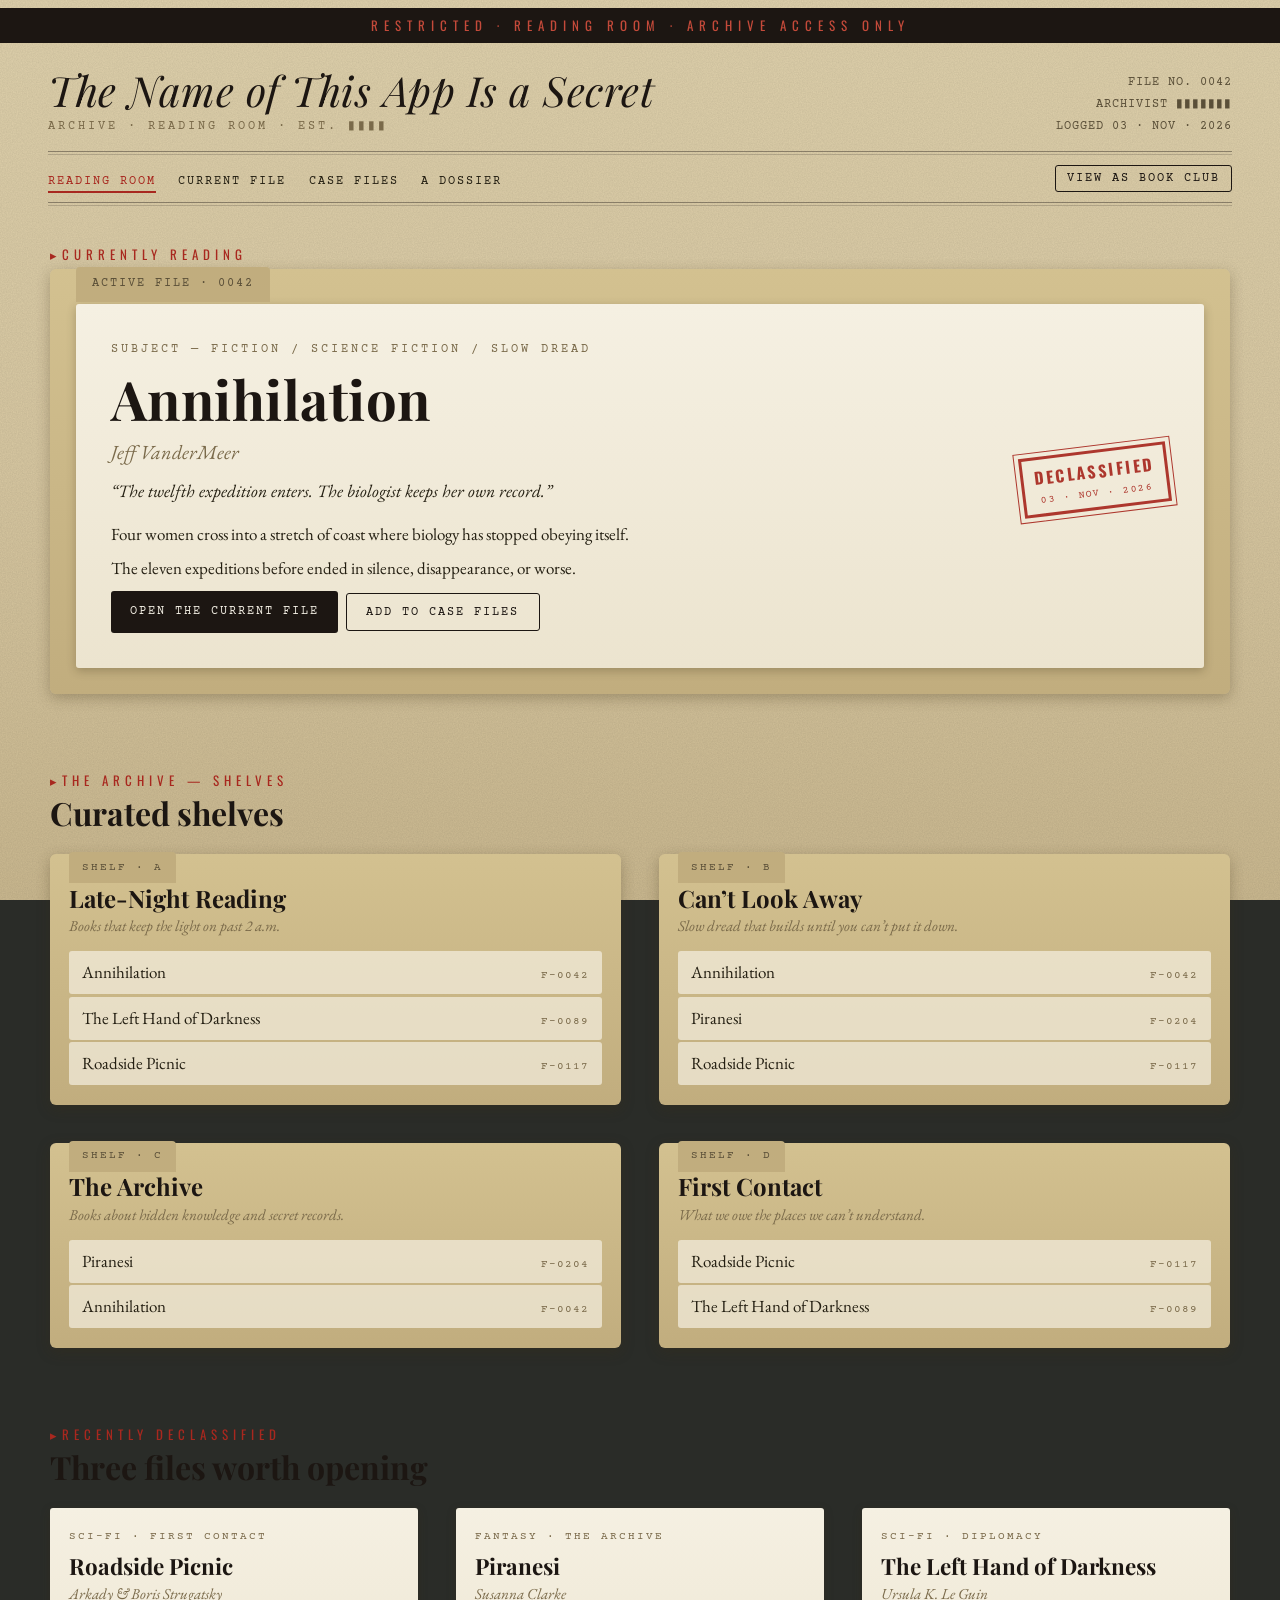
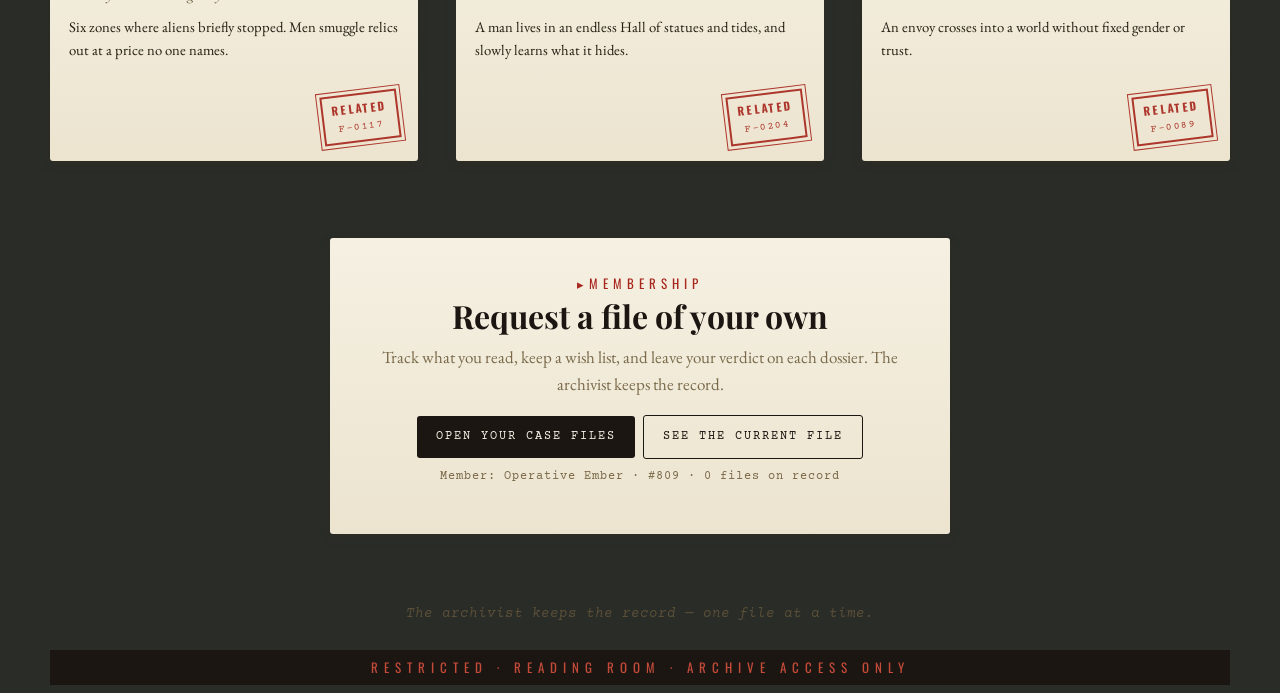
<file: index.html>
<!DOCTYPE html>
<html lang="en">
<head>
  <meta charset="UTF-8">
  <meta name="viewport" content="width=device-width, initial-scale=1.0">
  <title>The Name of This App Is a Secret — Reading Room</title>
  <meta name="description" content="A book club that happens to be secret. Thriller and science fiction, filed as classified dossiers.">
  <link rel="preconnect" href="https://fonts.googleapis.com">
  <link rel="preconnect" href="https://fonts.gstatic.com" crossorigin>
  <link href="https://fonts.googleapis.com/css2?family=EB+Garamond:ital,wght@0,400;0,500;1,400;1,500&family=Playfair+Display:ital,wght@0,400;0,700;1,400&family=Courier+Prime:wght@400;700&family=Oswald:wght@500;700&display=swap" rel="stylesheet">
  <link rel="stylesheet" href="css/style.css">
</head>
<body>
<div class="page">

  <!-- ===== HEADER (shared) ===== -->
  <header class="site-head">
    <div class="classification-banner secret-only">Restricted · Reading Room · Archive Access Only</div>

    <div class="masthead">
      <div>
        <h1>The Name of This App Is a Secret</h1>
        <p class="masthead-sub secret-only">Archive · Reading Room · Est. ▮▮▮▮</p>
        <p class="masthead-sub disguise-only">A book club for thriller &amp; science fiction readers</p>
      </div>
      <div class="control-block secret-only">
        <span>FILE NO. 0042</span>
        <span>ARCHIVIST ▮▮▮▮▮▮▮</span>
        <span>LOGGED 03 · NOV · 2026</span>
      </div>
    </div>
    <div class="rule-double"></div>

    <nav class="main-nav">
      <ul class="nav-links" id="navLinks">
        <li><a href="index.html" class="active">Reading Room</a></li>
        <li><a href="current.html">Current File</a></li>
        <li><a href="log.html">Case Files</a></li>
        <li><a href="dossier.html">A Dossier</a></li>
      </ul>
      <button class="reveal-toggle" id="revealToggle" aria-pressed="true">View as Book Club</button>
      <button class="nav-toggle" id="navToggle">Menu</button>
    </nav>
    <div class="rule-double"></div>
  </header>

  <!-- ===== HERO: CURRENT SELECTION PREVIEW ===== -->
  <section class="section container">
    <p class="section-label">Currently reading</p>
    <div class="folder">
      <div class="folder-tab secret-only">Active file · 0042</div>
      <div class="sheet">
        <div class="row between">
          <div style="flex:1;min-width:240px;">
            <div class="sheet-meta secret-only">Subject — fiction / science fiction / slow dread</div>
            <div class="disguise-only" style="font-family:var(--font-mono);font-size:.75rem;letter-spacing:2px;color:var(--sepia);text-transform:uppercase;margin-bottom:.6rem;">This month's pick</div>
            <h2 class="book-title">Annihilation</h2>
            <p class="book-author">Jeff VanderMeer</p>
            <p class="book-tagline">“The twelfth expedition enters. The biologist keeps her own record.”</p>
            <div class="book-brief">
              <p>Four women cross into a stretch of coast where biology has stopped obeying itself.</p>
              <p>The eleven expeditions before ended in silence, disappearance, or worse.</p>
            </div>
            <div class="status-row">
              <a class="btn" href="current.html">Open the current file</a>
              <button class="btn btn--ghost" data-add="0042" data-status="want">Add to case files</button>
            </div>
          </div>
          <div class="stamp stamp--declassified stamp-float secret-only">
            Declassified<span class="stamp-sub">03 · NOV · 2026</span>
          </div>
        </div>
      </div>
    </div>
  </section>

  <!-- ===== CURATED SHELVES ===== -->
  <section class="section container">
    <p class="section-label secret-only">The archive — shelves</p>
    <p class="section-label disguise-only" style="display:none">Browse by mood</p>
    <h2 class="mb">Curated shelves</h2>
    <div class="shelf-grid">
      <article class="shelf">
        <div class="shelf-tab secret-only">Shelf · A</div>
        <h3>Late-Night Reading</h3>
        <p class="shelf-sub">Books that keep the light on past 2 a.m.</p>
        <ul>
          <li><a href="dossier.html">Annihilation</a><span class="spine">F-0042</span></li>
          <li><a href="dossier.html?id=0089">The Left Hand of Darkness</a><span class="spine">F-0089</span></li>
          <li><a href="dossier.html?id=0117">Roadside Picnic</a><span class="spine">F-0117</span></li>
        </ul>
      </article>
      <article class="shelf">
        <div class="shelf-tab secret-only">Shelf · B</div>
        <h3>Can’t Look Away</h3>
        <p class="shelf-sub">Slow dread that builds until you can’t put it down.</p>
        <ul>
          <li><a href="dossier.html">Annihilation</a><span class="spine">F-0042</span></li>
          <li><a href="dossier.html?id=0204">Piranesi</a><span class="spine">F-0204</span></li>
          <li><a href="dossier.html?id=0117">Roadside Picnic</a><span class="spine">F-0117</span></li>
        </ul>
      </article>
      <article class="shelf">
        <div class="shelf-tab secret-only">Shelf · C</div>
        <h3>The Archive</h3>
        <p class="shelf-sub">Books about hidden knowledge and secret records.</p>
        <ul>
          <li><a href="dossier.html?id=0204">Piranesi</a><span class="spine">F-0204</span></li>
          <li><a href="dossier.html">Annihilation</a><span class="spine">F-0042</span></li>
        </ul>
      </article>
      <article class="shelf">
        <div class="shelf-tab secret-only">Shelf · D</div>
        <h3>First Contact</h3>
        <p class="shelf-sub">What we owe the places we can’t understand.</p>
        <ul>
          <li><a href="dossier.html?id=0117">Roadside Picnic</a><span class="spine">F-0117</span></li>
          <li><a href="dossier.html?id=0089">The Left Hand of Darkness</a><span class="spine">F-0089</span></li>
        </ul>
      </article>
    </div>
  </section>

  <!-- ===== RECENT DOSSIERS TEASER ===== -->
  <section class="section container">
    <p class="section-label">Recently declassified</p>
    <h2 class="mb">Three files worth opening</h2>
    <div class="related-grid">
      <a class="related-card" href="dossier.html">
        <div class="sheet">
          <div class="related-meta">Sci-fi · first contact</div>
          <h3>Roadside Picnic</h3>
          <p class="rel-author">Arkady &amp; Boris Strugatsky</p>
          <p class="rel-blurb">Six zones where aliens briefly stopped. Men smuggle relics out at a price no one names.</p>
          <span class="stamp stamp--related secret-only">Related<span class="stamp-sub">F-0117</span></span>
        </div>
      </a>
      <a class="related-card" href="dossier.html?id=0204">
        <div class="sheet">
          <div class="related-meta">Fantasy · the archive</div>
          <h3>Piranesi</h3>
          <p class="rel-author">Susanna Clarke</p>
          <p class="rel-blurb">A man lives in an endless Hall of statues and tides, and slowly learns what it hides.</p>
          <span class="stamp stamp--related secret-only">Related<span class="stamp-sub">F-0204</span></span>
        </div>
      </a>
      <a class="related-card" href="dossier.html?id=0089">
        <div class="sheet">
          <div class="related-meta">Sci-fi · diplomacy</div>
          <h3>The Left Hand of Darkness</h3>
          <p class="rel-author">Ursula K. Le Guin</p>
          <p class="rel-blurb">An envoy crosses into a world without fixed gender or trust.</p>
          <span class="stamp stamp--related secret-only">Related<span class="stamp-sub">F-0089</span></span>
        </div>
      </a>
    </div>
  </section>

  <!-- ===== REQUEST ACCESS / MEMBER ===== -->
  <section class="section container">
    <div class="sheet center" style="max-width:620px;margin:0 auto;">
      <p class="section-label secret-only">Membership</p>
      <p class="section-label disguise-only" style="display:none">Join the club</p>
      <h2 class="mb-sm">Request a file of your own</h2>
      <p class="muted">Track what you read, keep a wish list, and leave your verdict on each dossier. The archivist keeps the record.</p>
      <div class="status-row" style="justify-content:center;">
        <a class="btn" href="log.html">Open your case files</a>
        <a class="btn btn--ghost" href="current.html">See the current file</a>
      </div>
      <p class="mono muted mt-sm" style="font-size:.72rem;letter-spacing:1px;">
        Member: <span data-member-codename>—</span> · <span data-member-number>—</span> · <span data-case-count>0 files on record</span>
      </p>
    </div>
  </section>

  <!-- ===== FOOTER (shared) ===== -->
  <footer class="site-foot">
    <p class="foot-line">The archivist keeps the record — one file at a time.</p>
    <div class="classification-banner secret-only" style="max-width:1180px;margin:0 auto;">Restricted · Reading Room · Archive Access Only</div>
  </footer>

</div>
<script src="js/app.js"></script>
</body>
</html>
</file>
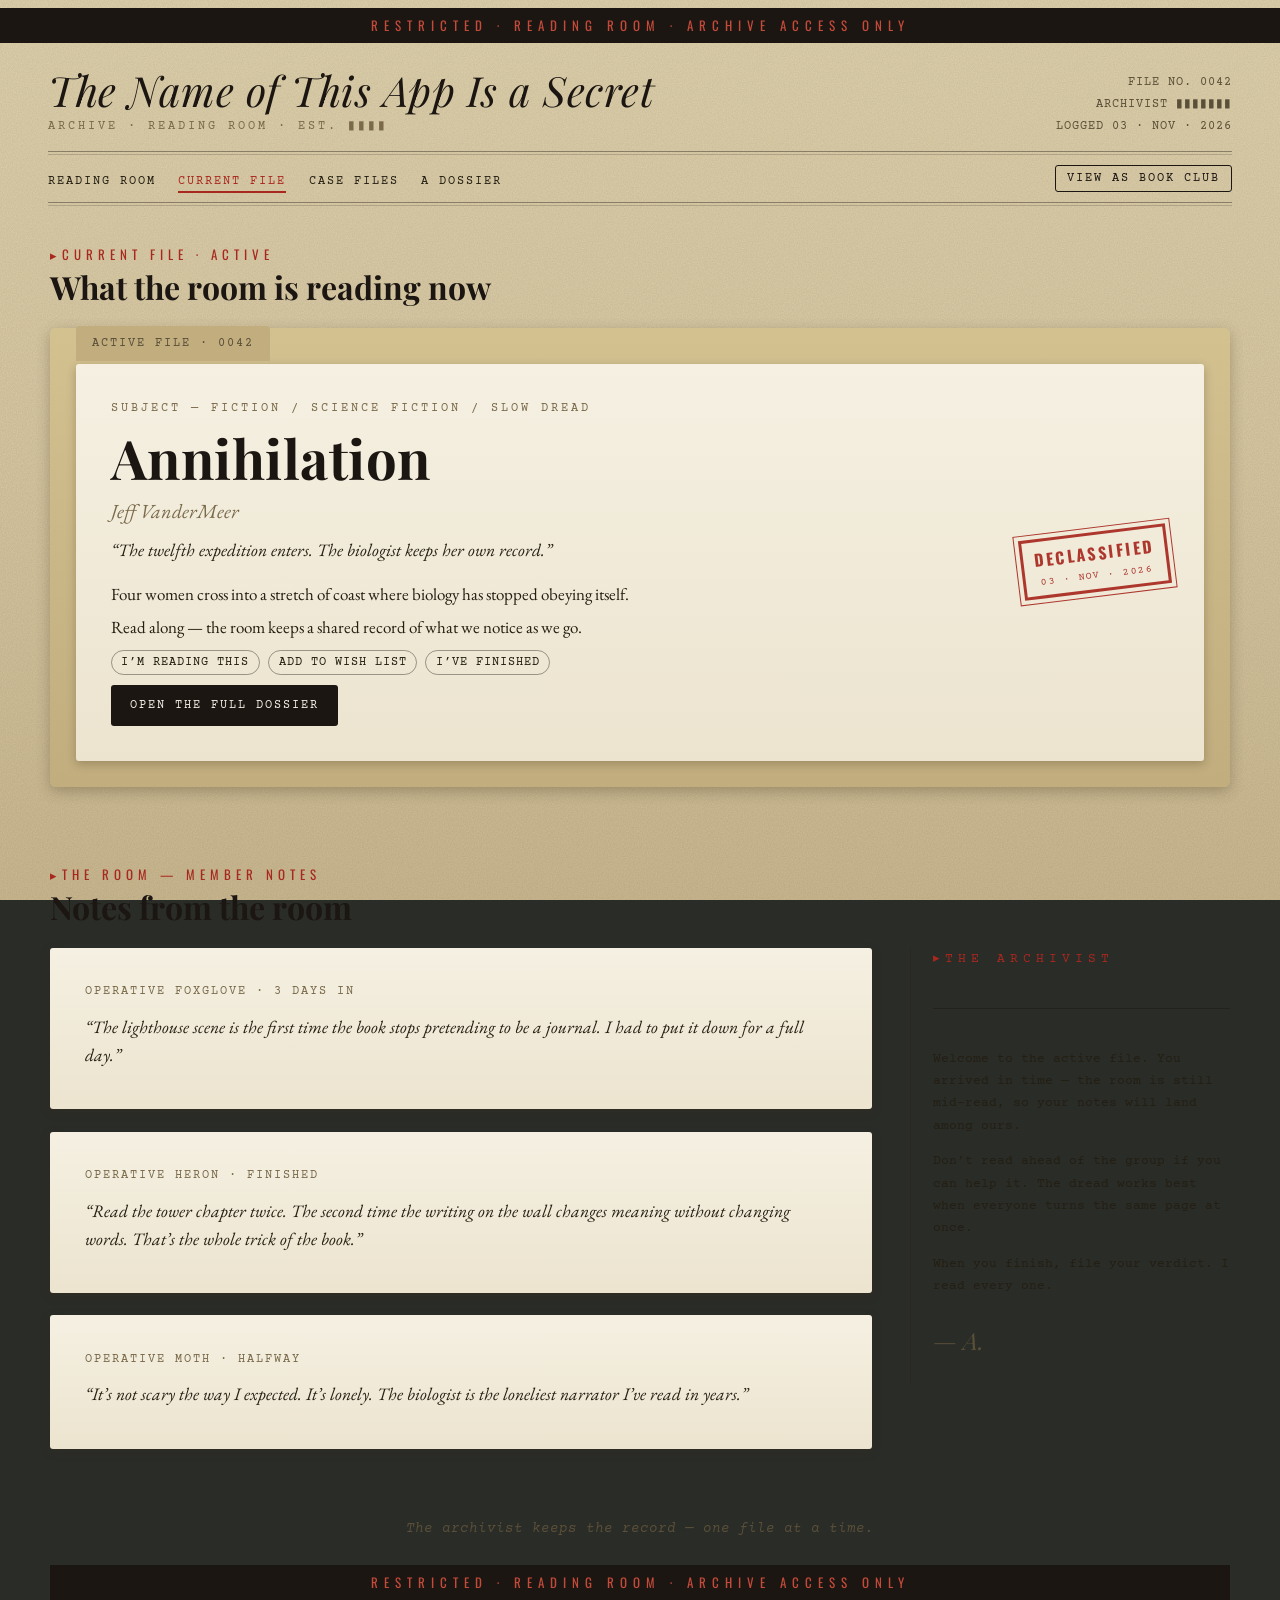
<file: current.html>
<!DOCTYPE html>
<html lang="en">
<head>
  <meta charset="UTF-8">
  <meta name="viewport" content="width=device-width, initial-scale=1.0">
  <title>Current File · The Name of This App Is a Secret</title>
  <meta name="description" content="The file the whole reading room is on right now.">
  <link rel="preconnect" href="https://fonts.googleapis.com">
  <link rel="preconnect" href="https://fonts.gstatic.com" crossorigin>
  <link href="https://fonts.googleapis.com/css2?family=EB+Garamond:ital,wght@0,400;0,500;1,400;1,500&family=Playfair+Display:ital,wght@0,400;0,700;1,400&family=Courier+Prime:wght@400;700&family=Oswald:wght@500;700&display=swap" rel="stylesheet">
  <link rel="stylesheet" href="css/style.css">
</head>
<body>
<div class="page">

  <!-- ===== HEADER (shared) ===== -->
  <header class="site-head">
    <div class="classification-banner secret-only">Restricted · Reading Room · Archive Access Only</div>
    <div class="masthead">
      <div>
        <h1>The Name of This App Is a Secret</h1>
        <p class="masthead-sub secret-only">Archive · Reading Room · Est. ▮▮▮▮</p>
        <p class="masthead-sub disguise-only">A book club for thriller &amp; science fiction readers</p>
      </div>
      <div class="control-block secret-only">
        <span>FILE NO. 0042</span>
        <span>ARCHIVIST ▮▮▮▮▮▮▮</span>
        <span>LOGGED 03 · NOV · 2026</span>
      </div>
    </div>
    <div class="rule-double"></div>
    <nav class="main-nav">
      <ul class="nav-links" id="navLinks">
        <li><a href="index.html">Reading Room</a></li>
        <li><a href="current.html" class="active">Current File</a></li>
        <li><a href="log.html">Case Files</a></li>
        <li><a href="dossier.html">A Dossier</a></li>
      </ul>
      <button class="reveal-toggle" id="revealToggle" aria-pressed="true">View as Book Club</button>
      <button class="nav-toggle" id="navToggle">Menu</button>
    </nav>
    <div class="rule-double"></div>
  </header>

  <!-- ===== CURRENT FILE ===== -->
  <section class="section container">
    <p class="section-label secret-only">Current file · active</p>
    <p class="section-label disguise-only" style="display:none">This month’s pick</p>
    <h2 class="mb">What the room is reading now</h2>

    <div class="folder">
      <div class="folder-tab secret-only">Active file · 0042</div>
      <div class="sheet" data-casefile="0042">
        <div class="row between">
          <div style="flex:1;min-width:240px;">
            <div class="sheet-meta secret-only">Subject — fiction / science fiction / slow dread</div>
            <div class="disguise-only" style="font-family:var(--font-mono);font-size:.75rem;letter-spacing:2px;color:var(--sepia);text-transform:uppercase;margin-bottom:.6rem;">Everyone in the club is on this one</div>
            <h2 class="book-title">Annihilation</h2>
            <p class="book-author">Jeff VanderMeer</p>
            <p class="book-tagline">“The twelfth expedition enters. The biologist keeps her own record.”</p>
            <div class="book-brief">
              <p>Four women cross into a stretch of coast where biology has stopped obeying itself.</p>
              <p>Read along — the room keeps a shared record of what we notice as we go.</p>
            </div>
            <div class="status-row">
              <button class="pill" data-status="reading">I’m reading this</button>
              <button class="pill" data-status="want">Add to wish list</button>
              <button class="pill" data-status="finished">I’ve finished</button>
            </div>
            <div class="status-row">
              <a class="btn" href="dossier.html">Open the full dossier</a>
              <span class="case-status muted" data-status-badge="0042"></span>
            </div>
          </div>
          <span class="stamp stamp--declassified secret-only">Declassified<span class="stamp-sub">03 · NOV · 2026</span></span>
        </div>
      </div>
    </div>
  </section>

  <!-- ===== MEMBER NOTES (seeded) ===== -->
  <section class="section container">
    <p class="section-label secret-only">The room — member notes</p>
    <p class="section-label disguise-only" style="display:none">What members are saying</p>
    <h2 class="mb">Notes from the room</h2>
    <div class="dossier-grid">
      <div class="dossier-main">
        <div class="sheet">
          <p class="mono muted" style="font-size:.72rem;letter-spacing:2px;text-transform:uppercase;">Operative Foxglove · 3 days in</p>
          <p class="italic" style="font-size:1.1rem;margin:.3rem 0;">“The lighthouse scene is the first time the book stops pretending to be a journal. I had to put it down for a full day.”</p>
        </div>
        <div class="sheet mt">
          <p class="mono muted" style="font-size:.72rem;letter-spacing:2px;text-transform:uppercase;">Operative Heron · finished</p>
          <p class="italic" style="font-size:1.1rem;margin:.3rem 0;">“Read the tower chapter twice. The second time the writing on the wall changes meaning without changing words. That’s the whole trick of the book.”</p>
        </div>
        <div class="sheet mt">
          <p class="mono muted" style="font-size:.72rem;letter-spacing:2px;text-transform:uppercase;">Operative Moth · halfway</p>
          <p class="italic" style="font-size:1.1rem;margin:.3rem 0;">“It’s not scary the way I expected. It’s lonely. The biologist is the loneliest narrator I’ve read in years.”</p>
        </div>
      </div>
      <aside class="marginalia secret-only">
        <p class="section-label">The archivist</p>
        <div class="divider"></div>
        <p>Welcome to the active file. You arrived in time — the room is still mid-read, so your notes will land among ours.</p>
        <p>Don’t read ahead of the group if you can help it. The dread works best when everyone turns the same page at once.</p>
        <p>When you finish, file your verdict. I read every one.</p>
        <p class="archivist-sig mt">— A.</p>
      </aside>
    </div>
  </section>

  <!-- ===== FOOTER (shared) ===== -->
  <footer class="site-foot">
    <p class="foot-line">The archivist keeps the record — one file at a time.</p>
    <div class="classification-banner secret-only" style="max-width:1180px;margin:0 auto;">Restricted · Reading Room · Archive Access Only</div>
  </footer>

</div>
<script src="js/app.js"></script>
</body>
</html>
</file>
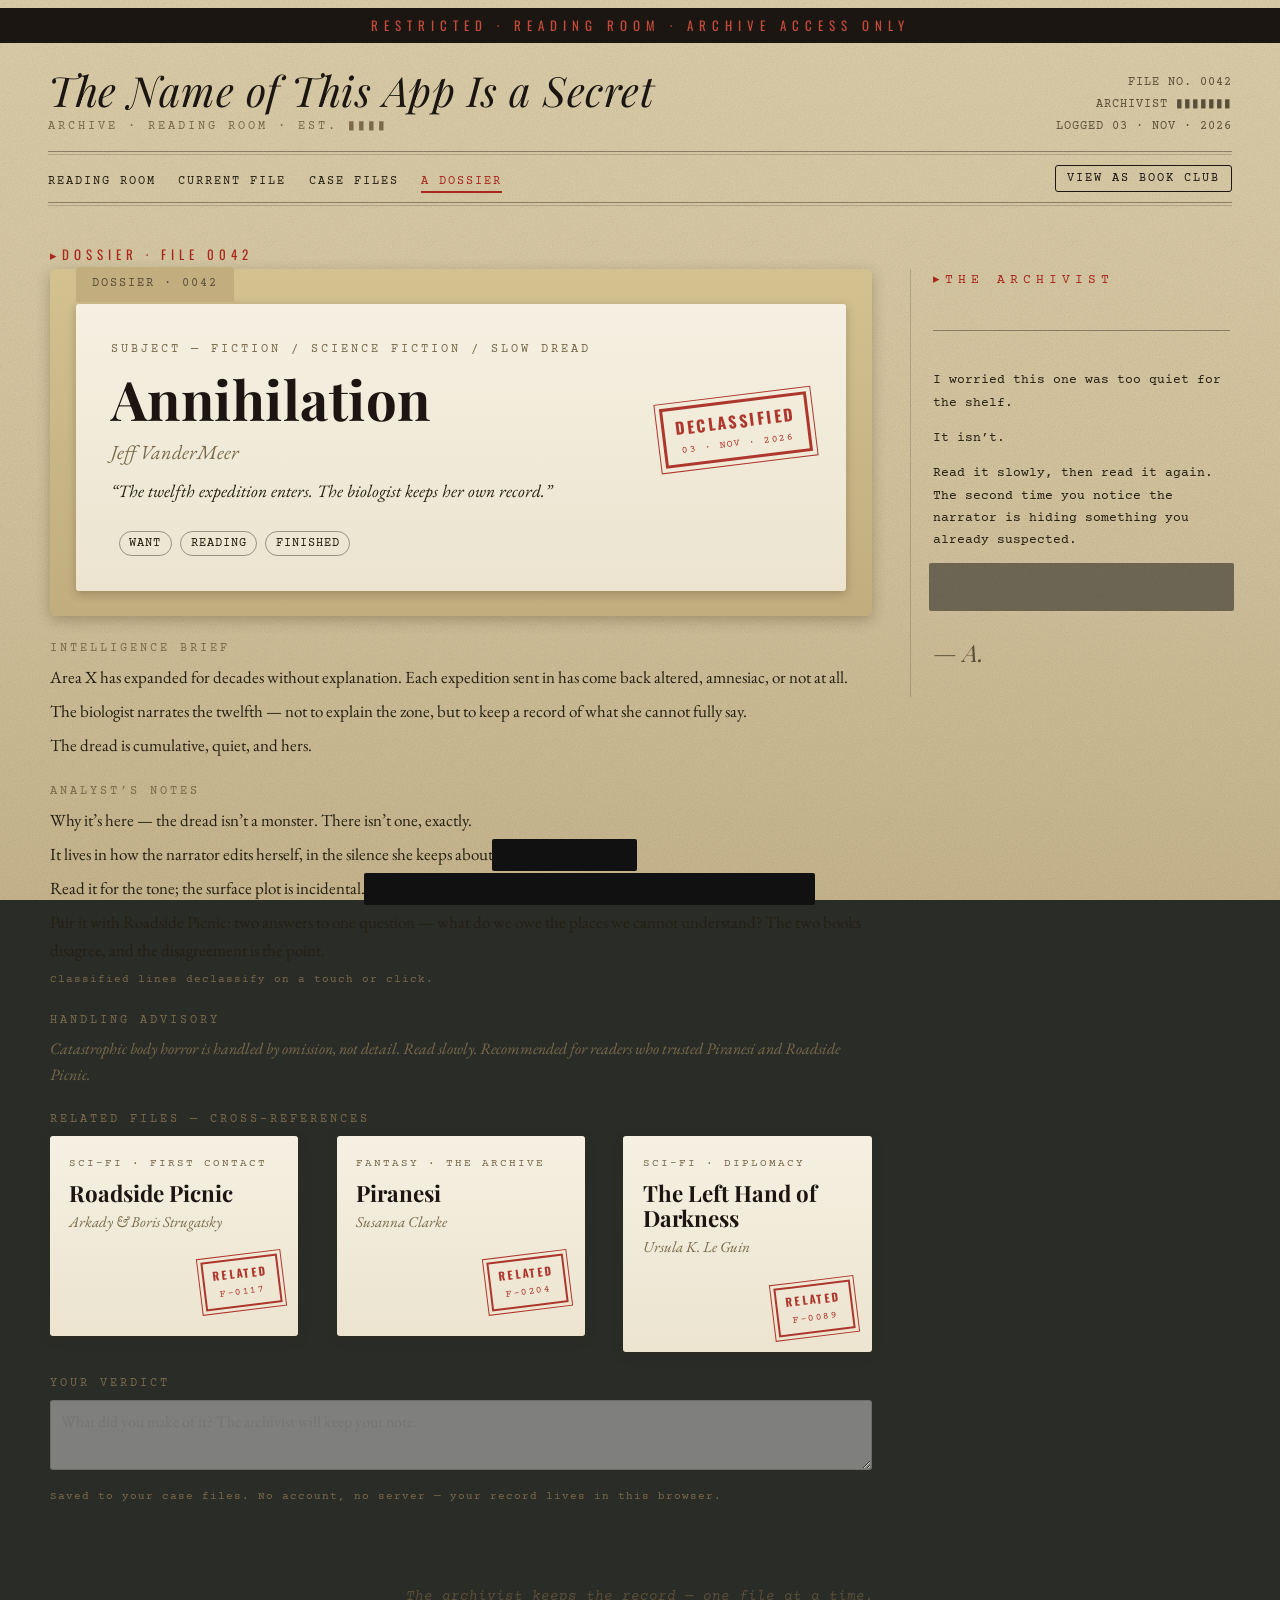
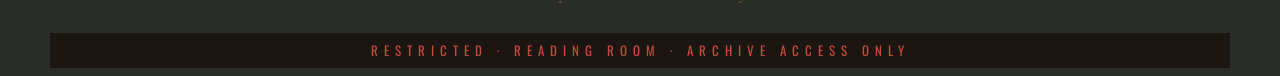
<file: dossier.html>
<!DOCTYPE html>
<html lang="en">
<head>
  <meta charset="UTF-8">
  <meta name="viewport" content="width=device-width, initial-scale=1.0">
  <title>Dossier — Annihilation · The Name of This App Is a Secret</title>
  <meta name="description" content="Dossier: a book recommendation filed as a classified case file.">
  <link rel="preconnect" href="https://fonts.googleapis.com">
  <link rel="preconnect" href="https://fonts.gstatic.com" crossorigin>
  <link href="https://fonts.googleapis.com/css2?family=EB+Garamond:ital,wght@0,400;0,500;1,400;1,500&family=Playfair+Display:ital,wght@0,400;0,700;1,400&family=Courier+Prime:wght@400;700&family=Oswald:wght@500;700&display=swap" rel="stylesheet">
  <link rel="stylesheet" href="css/style.css">
</head>
<body>
<div class="page">

  <!-- ===== HEADER (shared) ===== -->
  <header class="site-head">
    <div class="classification-banner secret-only">Restricted · Reading Room · Archive Access Only</div>
    <div class="masthead">
      <div>
        <h1>The Name of This App Is a Secret</h1>
        <p class="masthead-sub secret-only">Archive · Reading Room · Est. ▮▮▮▮</p>
        <p class="masthead-sub disguise-only">A book club for thriller &amp; science fiction readers</p>
      </div>
      <div class="control-block secret-only">
        <span>FILE NO. 0042</span>
        <span>ARCHIVIST ▮▮▮▮▮▮▮</span>
        <span>LOGGED 03 · NOV · 2026</span>
      </div>
    </div>
    <div class="rule-double"></div>
    <nav class="main-nav">
      <ul class="nav-links" id="navLinks">
        <li><a href="index.html">Reading Room</a></li>
        <li><a href="current.html">Current File</a></li>
        <li><a href="log.html">Case Files</a></li>
        <li><a href="dossier.html" class="active">A Dossier</a></li>
      </ul>
      <button class="reveal-toggle" id="revealToggle" aria-pressed="true">View as Book Club</button>
      <button class="nav-toggle" id="navToggle">Menu</button>
    </nav>
    <div class="rule-double"></div>
  </header>

  <!-- ===== DOSSIER ===== -->
  <section class="section container">
    <p class="section-label secret-only">Dossier · file 0042</p>
    <p class="section-label disguise-only" style="display:none">Book recommendation</p>

    <div class="dossier-grid">

      <!-- main column -->
      <div class="dossier-main">
        <div class="folder">
          <div class="folder-tab secret-only">Dossier · 0042</div>
          <div class="sheet" data-casefile="0042">
            <div class="row between">
              <div style="flex:1;min-width:200px;">
                <div class="sheet-meta secret-only">Subject — fiction / science fiction / slow dread</div>
                <div class="disguise-only" style="font-family:var(--font-mono);font-size:.75rem;letter-spacing:2px;color:var(--sepia);text-transform:uppercase;margin-bottom:.6rem;">A book worth your time</div>
                <h2 class="book-title">Annihilation</h2>
                <p class="book-author">Jeff VanderMeer</p>
                <p class="book-tagline">“The twelfth expedition enters. The biologist keeps her own record.”</p>
              </div>
              <span class="stamp stamp--declassified secret-only">Declassified<span class="stamp-sub">03 · NOV · 2026</span></span>
            </div>

            <!-- status -->
            <div class="status-row">
              <span class="case-status muted" data-status-badge="0042"></span>
              <button class="pill" data-status="want">Want</button>
              <button class="pill" data-status="reading">Reading</button>
              <button class="pill" data-status="finished">Finished</button>
            </div>
          </div>
        </div>

        <!-- intelligence brief -->
        <div class="mt">
          <p class="sub-label">Intelligence brief</p>
          <div class="brief">
            <p>Area X has expanded for decades without explanation. Each expedition sent in has come back altered, amnesiac, or not at all.</p>
            <p>The biologist narrates the twelfth — not to explain the zone, but to keep a record of what she cannot fully say.</p>
            <p>The dread is cumulative, quiet, and hers.</p>
          </div>
        </div>

        <!-- analyst's notes with redactions -->
        <div>
          <p class="sub-label">Analyst’s notes</p>
          <div class="brief">
            <p>Why it’s here — the dread isn’t a monster. There isn’t one, exactly.</p>
            <p>It lives in how the narrator edits herself, in the silence she keeps about
              <span class="redaction"><span class="redact-text">what she actually saw</span></span>.</p>
            <p>Read it for the tone; the surface plot is incidental.
              <span class="redaction"><span class="redact-text">The ending refuses to resolve, and that refusal is the recommendation</span></span>.</p>
            <p>Pair it with Roadside Picnic: two answers to one question — what do we owe the places we cannot understand? The two books disagree, and the disagreement is the point.</p>
          </div>
          <p class="redaction-hint">Classified lines declassify on a touch or click.</p>
        </div>

        <!-- handling advisory -->
        <div>
          <p class="sub-label">Handling advisory</p>
          <p class="italic muted" style="font-size:1rem;">Catastrophic body horror is handled by omission, not detail. Read slowly. Recommended for readers who trusted Piranesi and Roadside Picnic.</p>
        </div>

        <!-- related files -->
        <div class="mt">
          <p class="sub-label">Related files — cross-references</p>
          <div class="related-grid">
            <a class="related-card" href="dossier.html?id=0117">
              <div class="sheet">
                <div class="related-meta">Sci-fi · first contact</div>
                <h3>Roadside Picnic</h3>
                <p class="rel-author">Arkady &amp; Boris Strugatsky</p>
                <span class="stamp stamp--related secret-only">Related<span class="stamp-sub">F-0117</span></span>
              </div>
            </a>
            <a class="related-card" href="dossier.html?id=0204">
              <div class="sheet">
                <div class="related-meta">Fantasy · the archive</div>
                <h3>Piranesi</h3>
                <p class="rel-author">Susanna Clarke</p>
                <span class="stamp stamp--related secret-only">Related<span class="stamp-sub">F-0204</span></span>
              </div>
            </a>
            <a class="related-card" href="dossier.html?id=0089">
              <div class="sheet">
                <div class="related-meta">Sci-fi · diplomacy</div>
                <h3>The Left Hand of Darkness</h3>
                <p class="rel-author">Ursula K. Le Guin</p>
                <span class="stamp stamp--related secret-only">Related<span class="stamp-sub">F-0089</span></span>
              </div>
            </a>
          </div>
        </div>

        <!-- your verdict -->
        <div class="verdict" data-casefile="0042">
          <p class="sub-label">Your verdict</p>
          <textarea data-verdict placeholder="What did you make of it? The archivist will keep your note."></textarea>
          <p class="redaction-hint mt-sm">Saved to your case files. No account, no server — your record lives in this browser.</p>
        </div>
      </div>

      <!-- marginalia -->
      <aside class="marginalia secret-only">
        <p class="section-label">The archivist</p>
        <div class="divider"></div>
        <p>I worried this one was too quiet for the shelf.</p>
        <p>It isn’t.</p>
        <p>Read it slowly, then read it again. The second time you notice the narrator is hiding something you already suspected.</p>
        <p style="opacity:.5;"><span class="redaction"><span class="redact-text">A deeper note is filed under your name. It will clear when ready.</span></span></p>
        <p class="archivist-sig mt">— A.</p>
      </aside>

    </div>
  </section>

  <!-- ===== FOOTER (shared) ===== -->
  <footer class="site-foot">
    <p class="foot-line">The archivist keeps the record — one file at a time.</p>
    <div class="classification-banner secret-only" style="max-width:1180px;margin:0 auto;">Restricted · Reading Room · Archive Access Only</div>
  </footer>

</div>
<script src="js/app.js"></script>
</body>
</html>
</file>
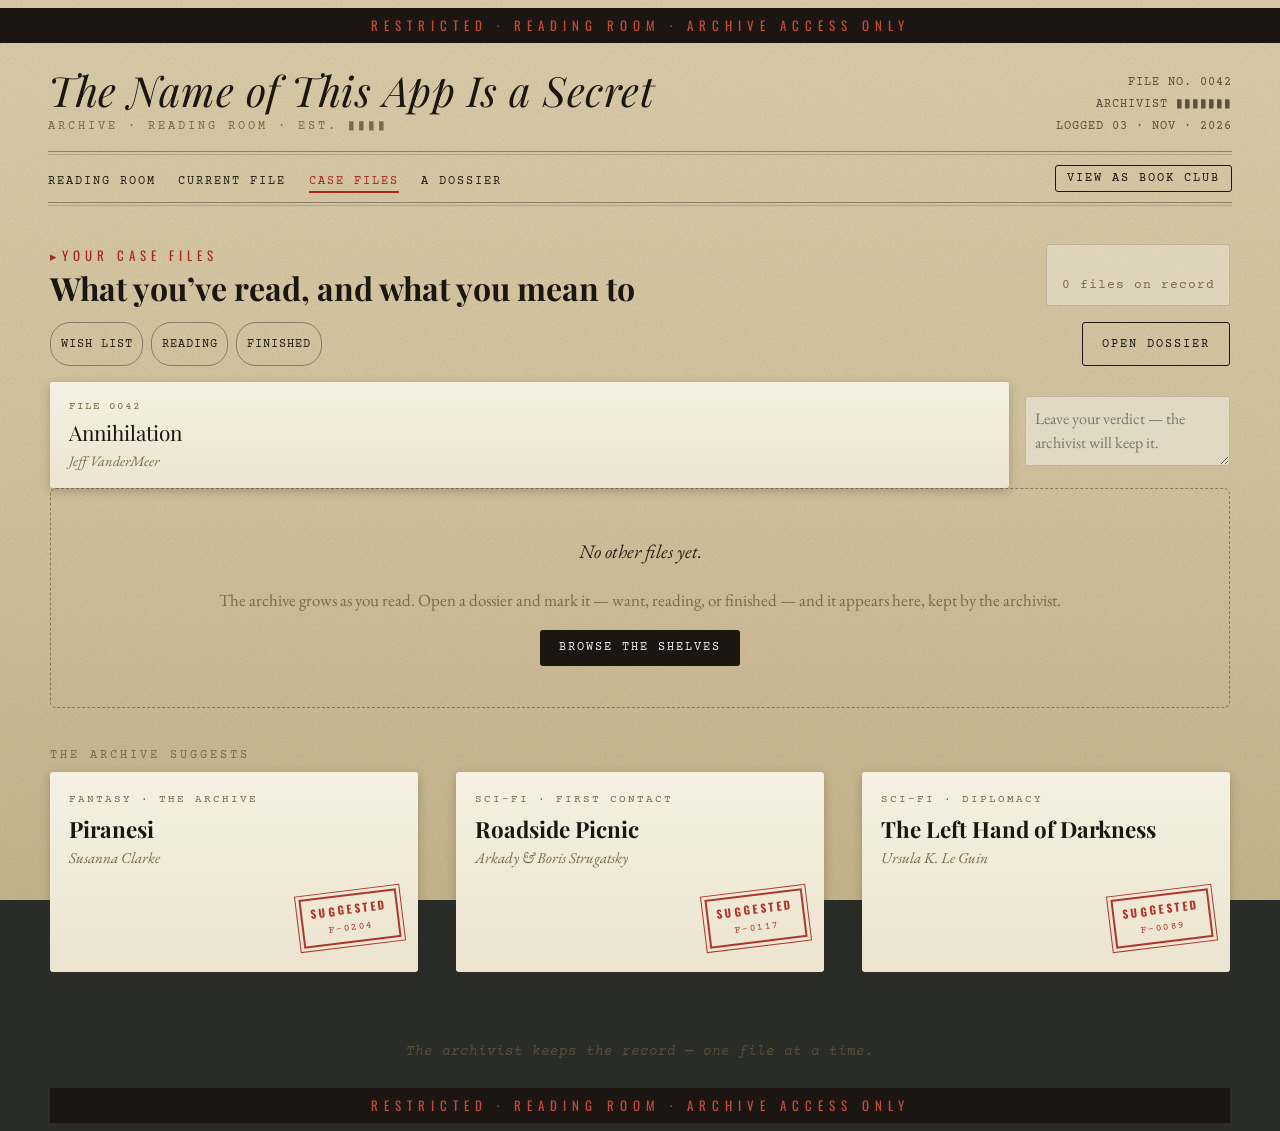
<file: log.html>
<!DOCTYPE html>
<html lang="en">
<head>
  <meta charset="UTF-8">
  <meta name="viewport" content="width=device-width, initial-scale=1.0">
  <title>Case Files · The Name of This App Is a Secret</title>
  <meta name="description" content="Your case files — a reading log and wish list kept by the archivist.">
  <link rel="preconnect" href="https://fonts.googleapis.com">
  <link rel="preconnect" href="https://fonts.gstatic.com" crossorigin>
  <link href="https://fonts.googleapis.com/css2?family=EB+Garamond:ital,wght@0,400;0,500;1,400;1,500&family=Playfair+Display:ital,wght@0,400;0,700;1,400&family=Courier+Prime:wght@400;700&family=Oswald:wght@500;700&display=swap" rel="stylesheet">
  <link rel="stylesheet" href="css/style.css">
</head>
<body>
<div class="page">

  <!-- ===== HEADER (shared) ===== -->
  <header class="site-head">
    <div class="classification-banner secret-only">Restricted · Reading Room · Archive Access Only</div>
    <div class="masthead">
      <div>
        <h1>The Name of This App Is a Secret</h1>
        <p class="masthead-sub secret-only">Archive · Reading Room · Est. ▮▮▮▮</p>
        <p class="masthead-sub disguise-only">A book club for thriller &amp; science fiction readers</p>
      </div>
      <div class="control-block secret-only">
        <span>FILE NO. 0042</span>
        <span>ARCHIVIST ▮▮▮▮▮▮▮</span>
        <span>LOGGED 03 · NOV · 2026</span>
      </div>
    </div>
    <div class="rule-double"></div>
    <nav class="main-nav">
      <ul class="nav-links" id="navLinks">
        <li><a href="index.html">Reading Room</a></li>
        <li><a href="current.html">Current File</a></li>
        <li><a href="log.html" class="active">Case Files</a></li>
        <li><a href="dossier.html">A Dossier</a></li>
      </ul>
      <button class="reveal-toggle" id="revealToggle" aria-pressed="true">View as Book Club</button>
      <button class="nav-toggle" id="navToggle">Menu</button>
    </nav>
    <div class="rule-double"></div>
  </header>

  <!-- ===== CASE FILES ===== -->
  <section class="section container">
    <div class="log-head">
      <div>
        <p class="section-label secret-only">Your case files</p>
        <p class="section-label disguise-only" style="display:none">Your reading log</p>
        <h2>What you’ve read, and what you mean to</h2>
      </div>
      <div class="member-id">
        <strong data-member-codename>—</strong>
        <span data-member-number>—</span><br>
        <span data-case-count>0 files on record</span>
      </div>
    </div>

    <!-- seed a starter entry so the log isn't empty on first view -->
    <div class="filter-row" data-casefile="0042">
      <button class="pill" data-status="want">Wish list</button>
      <button class="pill" data-status="reading">Reading</button>
      <button class="pill" data-status="finished">Finished</button>
      <a class="btn btn--ghost" href="dossier.html" style="margin-left:auto;">Open dossier</a>
    </div>

    <article class="case-card" data-casefile="0042" style="margin-top:1rem;">
      <div class="sheet">
        <div>
          <div class="case-meta">File 0042</div>
          <a class="case-title" href="dossier.html">Annihilation</a>
          <div class="case-author">Jeff VanderMeer</div>
          <div class="case-status" data-status-badge="0042"></div>
        </div>
      </div>
      <div class="verdict" style="margin:0;width:100%;">
        <textarea data-verdict placeholder="Leave your verdict — the archivist will keep it."></textarea>
      </div>
    </article>

    <div class="case-list" id="caseList"></div>

    <div class="empty-state hidden" id="caseEmpty">
      <p class="italic">No other files yet.</p>
      <p>The archive grows as you read. Open a dossier and mark it — want, reading, or finished — and it appears here, kept by the archivist.</p>
      <a class="btn mt-sm" href="index.html">Browse the shelves</a>
    </div>

    <!-- suggested next reads -->
    <div class="mt-lg">
      <p class="sub-label">The archive suggests</p>
      <div class="related-grid">
        <a class="related-card" href="dossier.html?id=0204">
          <div class="sheet">
            <div class="related-meta">Fantasy · the archive</div>
            <h3>Piranesi</h3>
            <p class="rel-author">Susanna Clarke</p>
            <span class="stamp stamp--related secret-only">Suggested<span class="stamp-sub">F-0204</span></span>
          </div>
        </a>
        <a class="related-card" href="dossier.html?id=0117">
          <div class="sheet">
            <div class="related-meta">Sci-fi · first contact</div>
            <h3>Roadside Picnic</h3>
            <p class="rel-author">Arkady &amp; Boris Strugatsky</p>
            <span class="stamp stamp--related secret-only">Suggested<span class="stamp-sub">F-0117</span></span>
          </div>
        </a>
        <a class="related-card" href="dossier.html?id=0089">
          <div class="sheet">
            <div class="related-meta">Sci-fi · diplomacy</div>
            <h3>The Left Hand of Darkness</h3>
            <p class="rel-author">Ursula K. Le Guin</p>
            <span class="stamp stamp--related secret-only">Suggested<span class="stamp-sub">F-0089</span></span>
          </div>
        </a>
      </div>
    </div>
  </section>

  <!-- ===== FOOTER (shared) ===== -->
  <footer class="site-foot">
    <p class="foot-line">The archivist keeps the record — one file at a time.</p>
    <div class="classification-banner secret-only" style="max-width:1180px;margin:0 auto;">Restricted · Reading Room · Archive Access Only</div>
  </footer>

</div>
<script src="js/app.js"></script>
</body>
</html>
</file>
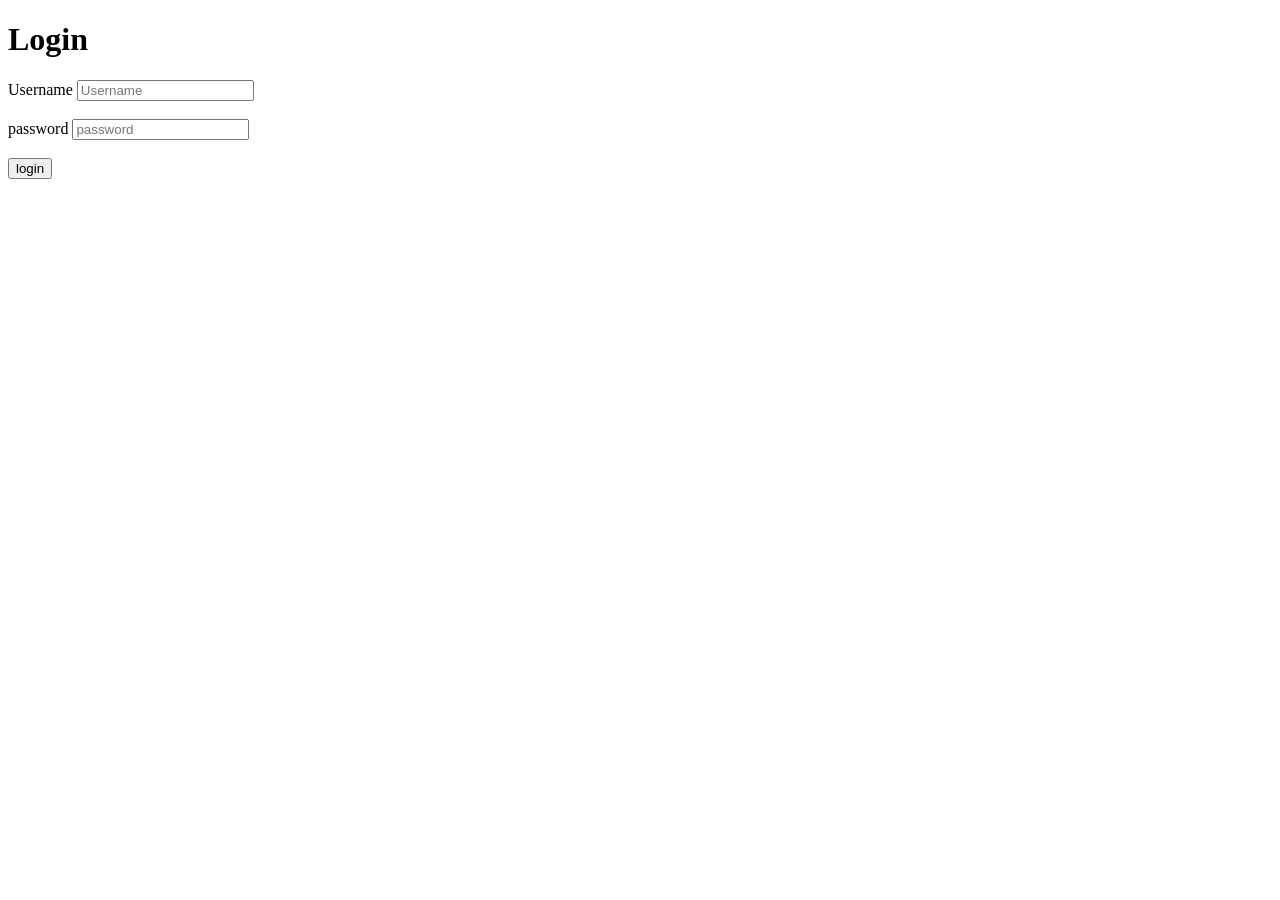
<file: login.html>
<!DOCTYPE html>
<html lang="en">
<head>
    <meta charset="UTF-8">
    <meta name="viewport" content="width=device-width, initial-scale=1.0">
    <title>login<link rel="stylesheet" href="index.html"></title>
    <link rel="stylesheet" href="index.html">
</head>
<body>
    <h1>Login</h1>
    <label>Username</label>
    
    <input type="text" placeholder="Username">

    <br><br>
    <label>password</label>
    <input type="password" placeholder="password" id="">

    <br><br>
    <button>login</button>
    
    
</body>
</html>
</file>
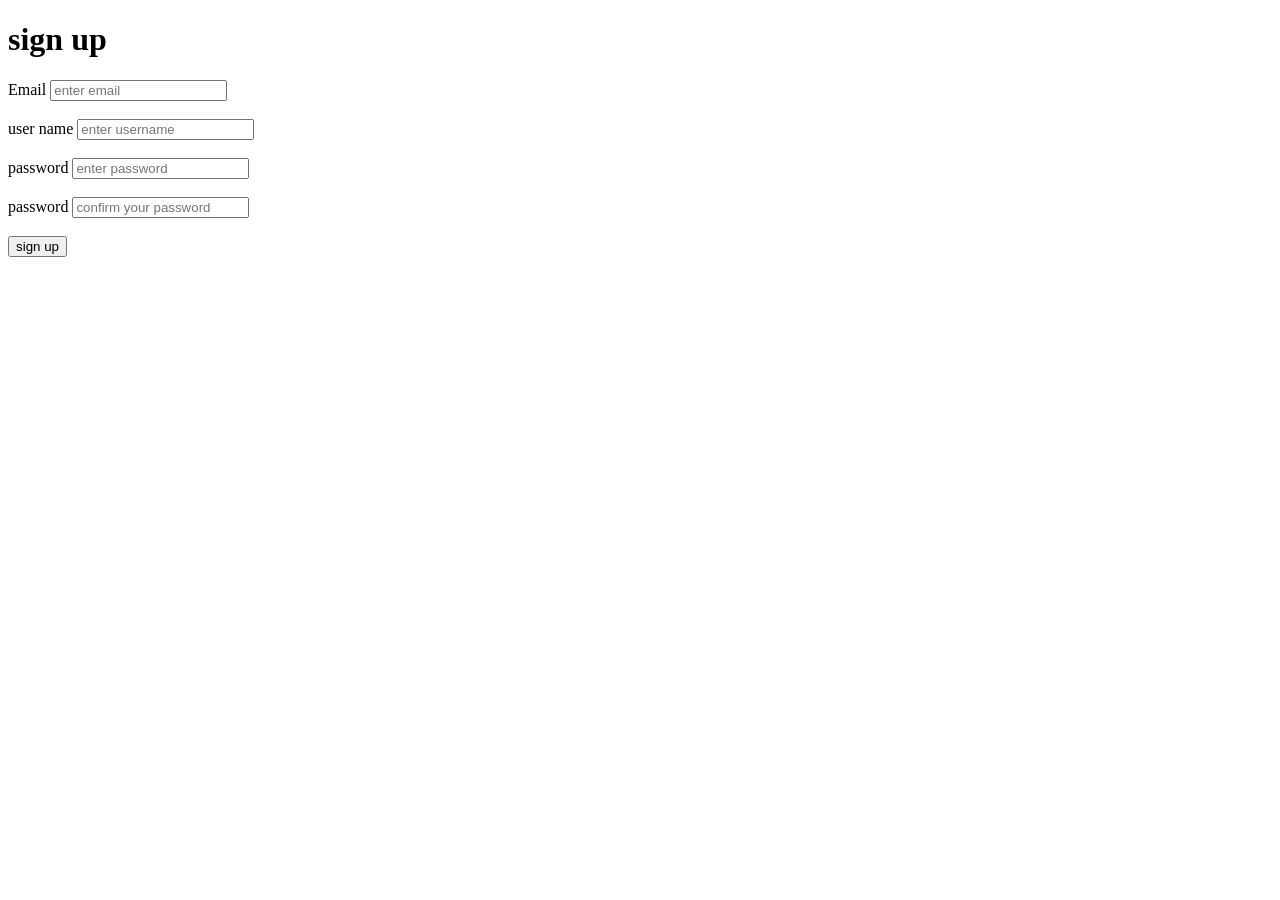
<file: signup.html>
<!DOCTYPE html>
<html lang="en">
<head>
    <meta charset="UTF-8">
    <meta name="viewport" content="width=device-width, initial-scale=1.0">
    <title>sign up</title>
    <link rel="stylesheet" href="index.html">


</head>
<body>
    <h1>sign up</h1>
    <label>Email</label>
    
    <input type="text" placeholder="enter email">

    <br><br>
    <label>user name</label>
    <input type="username" placeholder="enter username">
    <br><br>
    <label>password</label>
    <input type="password" placeholder="enter password" id="">
    <br><br>
    <label>password</label>
    <input type="password" placeholder="confirm your password">


    <br><br>
    <button>sign up</button>
    
</body>
</html>
</file>
<file: css/style.css>
/* =====================================================================
   THE NAME OF THIS APP IS A SECRET
   Declassified Reading Room — design system + components
   Disguise (book club) <-> Archive (declassified) dual-skin.
   ===================================================================== */

/* ---------- Design tokens ---------- */
:root {
  /* palette */
  --vault:#2A2C28;
  --manila:#D9C9A3;
  --manila-deep:#C1AD7E;
  --paper:#F2EEE3;
  --paper-warm:#EFE6D0;
  --ink:#1C1612;
  --ink-soft:#241f12;
  --stamp:#A8281F;
  --stamp-light:#C44A3A;
  --sepia:#7A6A4A;
  --sepia-soft:#5A4F38;
  --redact:#111111;
  --rule:rgba(28,22,18,.4);
  --rule-soft:rgba(28,22,18,.18);

  /* type families */
  --font-display:'Playfair Display',Georgia,'Times New Roman',serif;
  --font-serif:'EB Garamond',Georgia,'Times New Roman',serif;
  --font-mono:'Courier Prime','Courier New',Courier,monospace;
  --font-stamp:'Oswald','Arial Narrow',Arial,sans-serif;

  /* type scale */
  --t-masthead:clamp(1.7rem,4vw,2.6rem);
  --t-book:clamp(2rem,6vw,3.4rem);
  --t-h2:clamp(1.4rem,3vw,2rem);
  --t-h3:1.25rem;
  --t-body:1.0625rem;
  --t-small:.875rem;
  --t-mono:.75rem;
  --t-stamp:.8125rem;

  /* spacing & layout */
  --gap:clamp(1rem,3vw,2.5rem);
  --pad:clamp(1rem,4vw,3rem);
  --maxw:1180px;
  --radius:6px;

  /* paper shadow */
  --sheet-shadow:0 3px 10px rgba(58,47,21,.28);
  --card-shadow:0 4px 14px rgba(58,47,21,.30);
}

/* ---------- Reset / base ---------- */
*{box-sizing:border-box;}
html{scroll-behavior:smooth;}
body{
  margin:0;
  font-family:var(--font-serif);
  font-size:var(--t-body);
  line-height:1.6;
  color:var(--ink-soft);
  background:var(--vault);
  -webkit-font-smoothing:antialiased;
}
img{max-width:100%;display:block;}
a{color:var(--stamp);text-decoration:none;}
a:hover{text-decoration:underline;text-underline-offset:3px;}

/* The reading-room "page" sits on the vault like a document on a desk */
.page{
  max-width:1320px;
  margin:0 auto;
  min-height:100vh;
  background:linear-gradient(180deg,#e0d2ad 0%,#d9c9a3 50%,#cbb990 100%);
  background-attachment:fixed;
  box-shadow:0 0 40px rgba(0,0,0,.5);
  position:relative;
}
/* paper grain overlay */
.page::before{
  content:"";
  position:fixed;
  inset:0;
  max-width:1320px;
  margin:0 auto;
  pointer-events:none;
  background-image:url("data:image/svg+xml;utf8,<svg xmlns='http://www.w3.org/2000/svg' width='160' height='160'><filter id='n'><feTurbulence type='fractalNoise' baseFrequency='0.8' numOctaves='2' stitchTiles='stitch'/><feColorMatrix values='0 0 0 0 0  0 0 0 0 0  0 0 0 0 0  0 0 0 0.16 0'/></filter><rect width='100%' height='100%' filter='url(%23n)'/></svg>");
  opacity:.6;
  z-index:0;
}
.page > *{position:relative;z-index:1;}

.container{max-width:var(--maxw);margin:0 auto;padding:0 var(--pad);width:100%;}

/* ---------- Typography ---------- */
h1,h2,h3{font-family:var(--font-display);color:var(--ink);line-height:1.15;margin:0;}
h2{font-size:var(--t-h2);}
h3{font-size:var(--t-h3);}
p{margin:0 0 1em;}
.serif{font-family:var(--font-serif);}
.italic{font-style:italic;}
.mono{font-family:var(--font-mono);}
.muted{color:var(--sepia);}

/* classification banner */
.classification-banner{
  background:var(--ink);
  color:var(--stamp-light);
  font-family:var(--font-stamp);
  font-size:var(--t-stamp);
  letter-spacing:6px;
  text-align:center;
  padding:.45rem 1rem;
  text-transform:uppercase;
}

/* masthead */
.site-head{padding-top:.5rem;}
.masthead{
  display:flex;
  justify-content:space-between;
  align-items:flex-end;
  flex-wrap:wrap;
  gap:1rem;
  padding:1.4rem var(--pad) .9rem;
}
.masthead h1{
  font-style:italic;
  font-weight:400;
  font-size:var(--t-masthead);
  letter-spacing:.5px;
}
.masthead-sub{
  font-family:var(--font-mono);
  font-size:var(--t-mono);
  letter-spacing:3px;
  color:var(--sepia);
  margin:.25rem 0 0;
  text-transform:uppercase;
}
.control-block{
  display:flex;
  flex-direction:column;
  gap:.2rem;
  font-family:var(--font-mono);
  font-size:var(--t-mono);
  letter-spacing:1px;
  color:var(--sepia-soft);
  text-align:right;
}
.rule-double{border-top:1px solid var(--rule);border-bottom:1px solid var(--rule-soft);height:4px;margin:0 var(--pad);}

/* nav */
.main-nav{
  display:flex;
  align-items:center;
  justify-content:space-between;
  flex-wrap:wrap;
  gap:.5rem 1rem;
  padding:.6rem var(--pad);
}
.nav-links{display:flex;flex-wrap:wrap;gap:.25rem 1.4rem;list-style:none;margin:0;padding:0;}
.nav-links a{
  color:var(--ink-soft);
  font-family:var(--font-mono);
  font-size:var(--t-mono);
  letter-spacing:2px;
  text-transform:uppercase;
  position:relative;
  padding:.2rem 0;
}
.nav-links a:hover{color:var(--stamp);text-decoration:none;}
.nav-links a.active{color:var(--stamp);}
.nav-links a.active::after{content:"";position:absolute;left:0;right:0;bottom:-2px;height:2px;background:var(--stamp);}

/* reveal toggle (disguise <-> archive) */
.reveal-toggle{
  font-family:var(--font-mono);
  font-size:var(--t-mono);
  letter-spacing:2px;
  text-transform:uppercase;
  background:transparent;
  border:1px solid var(--ink);
  color:var(--ink);
  padding:.4rem .7rem;
  cursor:pointer;
  border-radius:3px;
}
.reveal-toggle:hover{background:var(--ink);color:var(--paper);}
/* mobile nav toggle */
.nav-toggle{
  display:none;
  background:transparent;border:1px solid var(--ink);
  color:var(--ink);font-family:var(--font-mono);font-size:var(--t-mono);
  letter-spacing:2px;text-transform:uppercase;padding:.4rem .6rem;cursor:pointer;border-radius:3px;
}

/* ---------- Section labels ---------- */
.section-label{
  font-family:var(--font-stamp);
  font-size:var(--t-stamp);
  letter-spacing:5px;
  color:var(--stamp);
  text-transform:uppercase;
  margin:0 0 .25rem;
}
.section-label::before{content:"\25B8 ";}

/* ---------- Folder + sheet (core dossier container) ---------- */
.folder{
  background:linear-gradient(180deg,#d3c190,#c1ad7e);
  border-radius:var(--radius);
  padding:2.2rem 1.6rem 1.6rem;
  position:relative;
  box-shadow:var(--card-shadow);
}
.folder-tab{
  position:absolute;top:-2px;left:1.6rem;
  background:#c1ad7e;
  padding:.45rem 1rem .5rem;
  font-family:var(--font-mono);
  font-size:var(--t-mono);
  letter-spacing:2px;
  color:var(--sepia-soft);
  text-transform:uppercase;
  border-radius:4px 4px 0 0;
}
.sheet{
  background:linear-gradient(180deg,#f5f0e2,#ece4cf);
  border-radius:3px;
  padding:clamp(1.2rem,3vw,2.2rem);
  box-shadow:var(--sheet-shadow);
}
.sheet-meta{
  font-family:var(--font-mono);font-size:var(--t-mono);
  letter-spacing:3px;color:var(--sepia);text-transform:uppercase;
  margin-bottom:.6rem;
}
.book-title{font-size:var(--t-book);letter-spacing:.5px;margin:.1rem 0 .3rem;}
.book-author{font-size:1.25rem;font-style:italic;color:var(--sepia);margin:0 0 .6rem;}
.book-tagline{font-size:1.1rem;font-style:italic;color:var(--ink-soft);margin:0 0 1rem;}
.book-brief p{margin:0 0 .35em;}

/* ---------- Stamps ---------- */
.stamp{
  display:inline-block;
  border:3px solid var(--stamp);
  outline:1px solid var(--stamp);
  outline-offset:4px;
  font-family:var(--font-stamp);
  font-weight:700;
  letter-spacing:2.5px;
  color:var(--stamp);
  text-transform:uppercase;
  text-align:center;
  padding:.35rem .7rem;
  transform:rotate(-7deg);
  opacity:.92;
}
.stamp .stamp-sub{display:block;font-family:var(--font-mono);font-weight:400;font-size:.62rem;letter-spacing:1.5px;margin-top:.1rem;}
.stamp--declassified{font-size:1rem;}
.stamp--related{font-size:.7rem;padding:.3rem .5rem;border-width:2px;outline-offset:3px;}
.stamp-float{float:right;margin:.2rem 0 1rem 1.4rem;}

/* ---------- Redaction ---------- */
.redaction{
  position:relative;
  display:inline-block;
  cursor:pointer;
  border-radius:1px;
  transition:box-shadow .2s;
}
.redaction::after{
  content:"";
  position:absolute;inset:-2px -4px;
  background:var(--redact);
  border-radius:2px;
  transition:opacity .35s, transform .35s;
  z-index:1;
}
.redaction .redact-text{position:relative;z-index:0;color:var(--ink-soft);}
.redaction.lifted::after{opacity:.12;transform:translateX(6px) rotate(-1.5deg);}
.redaction:hover{box-shadow:0 0 0 2px rgba(168,40,31,.25);}
.redaction-hint{font-family:var(--font-mono);font-size:.7rem;color:var(--sepia);letter-spacing:1px;}

/* ---------- Tags / chips ---------- */
.tag{
  display:inline-block;
  font-family:var(--font-mono);font-size:.72rem;letter-spacing:2px;
  text-transform:uppercase;color:var(--sepia);
  border:1px solid var(--rule-soft);padding:.15rem .5rem;border-radius:2px;
}

/* ---------- Dossier layout ---------- */
.dossier-grid{
  display:grid;
  grid-template-columns:1fr 320px;
  gap:var(--gap);
  align-items:start;
}
.dossier-main{min-width:0;}
.marginalia{
  border-left:1px solid var(--rule-soft);
  padding-left:1.4rem;
}
.marginalia .section-label{color:var(--stamp);}
.marginalia p{font-family:var(--font-mono);font-size:.82rem;line-height:1.7;color:var(--ink-soft);}
.marginalia .archivist-sig{font-family:var(--font-display);font-style:italic;font-size:1.5rem;color:var(--sepia-soft);}

.sub-label{font-family:var(--font-mono);font-size:var(--t-mono);letter-spacing:3px;color:var(--sepia);text-transform:uppercase;margin:1.4rem 0 .4rem;}
.brief p{margin:0 0 .4em;font-size:1.0625rem;}

/* ---------- Related files ---------- */
.related-grid{display:grid;grid-template-columns:repeat(3,1fr);gap:var(--gap);}
.related-card{cursor:pointer;}
.related-card .sheet{padding:1.2rem;min-height:200px;display:flex;flex-direction:column;}
.related-card .related-meta{font-family:var(--font-mono);font-size:.7rem;letter-spacing:2px;color:var(--sepia);text-transform:uppercase;}
.related-card h3{font-size:1.4rem;margin:.5rem 0 .2rem;}
.related-card .rel-author{font-style:italic;color:var(--sepia);font-size:.95rem;margin:0 0 .5rem;}
.related-card .rel-blurb{font-size:.92rem;color:var(--ink-soft);}
.related-card .stamp{margin-top:auto;align-self:flex-end;margin-top:1rem;}

/* ---------- Buttons ---------- */
.btn{
  font-family:var(--font-mono);font-size:var(--t-mono);letter-spacing:2px;text-transform:uppercase;
  background:var(--ink);color:var(--paper);border:none;padding:.7rem 1.2rem;border-radius:3px;cursor:pointer;
  transition:background .2s,transform .1s;
}
.btn:hover{background:var(--stamp);}
.btn:active{transform:translateY(1px);}
.btn--ghost{background:transparent;color:var(--ink);border:1px solid var(--ink);}
.btn--ghost:hover{background:var(--ink);color:var(--paper);}

/* status pills */
.status-row{display:flex;flex-wrap:wrap;gap:.5rem;align-items:center;margin-top:.6rem;}
.pill{
  font-family:var(--font-mono);font-size:.72rem;letter-spacing:1px;text-transform:uppercase;
  border:1px solid var(--rule);padding:.3rem .6rem;border-radius:20px;background:transparent;color:var(--ink-soft);cursor:pointer;
}
.pill.active{background:var(--ink);color:var(--paper);border-color:var(--ink);}
.pill[data-status="finished"].active{background:var(--stamp);border-color:var(--stamp);}

/* verdict */
.verdict{margin-top:1rem;}
.verdict textarea{
  width:100%;min-height:70px;resize:vertical;
  font-family:var(--font-serif);font-size:1rem;line-height:1.5;color:var(--ink-soft);
  background:rgba(255,255,255,.4);border:1px solid var(--rule-soft);border-radius:3px;padding:.6rem;
}
.verdict textarea:focus{outline:1px solid var(--stamp);border-color:var(--stamp);}

/* ---------- Case files / reading log ---------- */
.log-head{display:flex;flex-wrap:wrap;justify-content:space-between;align-items:flex-end;gap:1rem;}
.member-id{
  font-family:var(--font-mono);font-size:.8rem;letter-spacing:1px;color:var(--sepia);
  border:1px solid var(--rule-soft);padding:.6rem .9rem;border-radius:3px;background:rgba(255,255,255,.3);
}
.member-id strong{font-family:var(--font-display);font-style:italic;font-weight:400;font-size:1.3rem;color:var(--ink);display:block;}

.filter-row{display:flex;flex-wrap:wrap;gap:.5rem;margin:1rem 0;}
.case-list{display:grid;gap:1rem;}
.case-card{display:grid;grid-template-columns:1fr auto;gap:1rem;align-items:center;}
.case-card .sheet{padding:1rem 1.2rem;display:flex;gap:1rem;align-items:center;flex-wrap:wrap;}
.case-card .case-title{font-family:var(--font-display);font-size:1.3rem;color:var(--ink);}
.case-card .case-author{font-style:italic;color:var(--sepia);font-size:.9rem;}
.case-card .case-meta{font-family:var(--font-mono);font-size:.7rem;letter-spacing:1px;color:var(--sepia);text-transform:uppercase;}
.case-status{font-family:var(--font-mono);font-size:.72rem;letter-spacing:1px;text-transform:uppercase;}
.empty-state{
  text-align:center;padding:3rem 1rem;border:1px dashed var(--rule);border-radius:var(--radius);
  color:var(--sepia);
}
.empty-state .italic{font-size:1.2rem;color:var(--ink-soft);}

/* ---------- Shelves ---------- */
.shelf-grid{display:grid;grid-template-columns:repeat(2,1fr);gap:var(--gap);}
.shelf{
  background:linear-gradient(180deg,#d3c190,#c1ad7e);
  border-radius:var(--radius);padding:1.6rem 1.2rem 1.2rem;position:relative;box-shadow:var(--card-shadow);
}
.shelf-tab{position:absolute;top:-2px;left:1.2rem;background:#c1ad7e;padding:.4rem .8rem;font-family:var(--font-mono);font-size:.7rem;letter-spacing:2px;color:var(--sepia-soft);text-transform:uppercase;border-radius:4px 4px 0 0;}
.shelf h3{font-size:1.5rem;margin:.3rem 0 .1rem;}
.shelf .shelf-sub{font-style:italic;color:var(--sepia);font-size:.95rem;margin:0 0 .8rem;}
.shelf ul{list-style:none;margin:0;padding:0;display:flex;flex-direction:column;gap:.15rem;}
.shelf li{padding:.5rem .8rem;background:rgba(245,240,226,.7);border-radius:3px;display:flex;justify-content:space-between;align-items:baseline;gap:1rem;}
.shelf li a{color:var(--ink-soft);}
.shelf li a:hover{color:var(--stamp);}
.shelf .spine{font-family:var(--font-mono);font-size:.68rem;letter-spacing:1px;color:var(--sepia);}

/* ---------- Footer ---------- */
.site-foot{padding:2rem var(--pad) .5rem;text-align:center;}
.site-foot .foot-line{font-family:var(--font-mono);font-style:italic;font-size:.85rem;letter-spacing:1px;color:var(--sepia-soft);margin-bottom:1.5rem;}
.foot-banner{margin:0 calc(50% - 50vw);}

/* ---------- Disguise (book club) mode ---------- */
/* Default = archive. body.disguise softens into a plain, friendly book club. */
body.disguise .page{background:linear-gradient(180deg,#f3ead4,#ece0c4 100%);}
body.disguise .classification-banner,
body.disguise .control-block,
body.disguise .folder-tab,
body.disguise .stamp,
body.disguise .marginalia,
body.disguise .redaction::after,
body.disguise .secret-only{display:none !important;}
body.disguise .redaction .redact-text{color:inherit;}
body.disguise .disguise-only{display:block;}
body.disguise .folder{background:#efe3c8;box-shadow:none;padding:1.6rem;}
body.disguise .sheet{box-shadow:none;background:#f7f1e2;}
body.disguise .dossier-grid{grid-template-columns:1fr;}
body.disguise .masthead h1{font-style:normal;}
.disguise-only{display:none;}

/* ---------- Mobile ---------- */
@media (max-width:860px){
  .dossier-grid{grid-template-columns:1fr;}
  .marginalia{border-left:none;border-top:1px solid var(--rule-soft);padding-left:0;padding-top:1.2rem;}
  .related-grid{grid-template-columns:1fr;}
  .shelf-grid{grid-template-columns:1fr;}
  .nav-toggle{display:inline-block;}
  .nav-links{
    flex-direction:column;display:none;width:100%;gap:.2rem;margin-top:.6rem;
  }
  .nav-links.open{display:flex;}
  .main-nav{flex-direction:column;align-items:stretch;}
  .masthead{flex-direction:column;align-items:flex-start;}
  .control-block{text-align:left;}
  .stamp-float{float:none;display:block;margin:.4rem auto 1rem;}
  .case-card{grid-template-columns:1fr;}
}
@media (max-width:480px){
  .folder{padding:1.6rem 1rem 1rem;}
  .sheet{padding:1.1rem;}
}

/* ---------- Utility ---------- */
.stack{display:flex;flex-direction:column;gap:.5rem;}
.row{display:flex;flex-wrap:wrap;gap:.6rem;align-items:center;}
.between{justify-content:space-between;}
.center{text-align:center;}
.mt-sm{margin-top:.6rem;}.mt{margin-top:1.4rem;}.mt-lg{margin-top:2.4rem;}
.mb-sm{margin-bottom:.6rem;}.mb{margin-bottom:1.4rem;}
.section{padding:var(--gap) 0;}
.divider{border-top:1px solid var(--rule);margin:var(--gap) 0;}
.hidden{display:none !important;}
</file>
